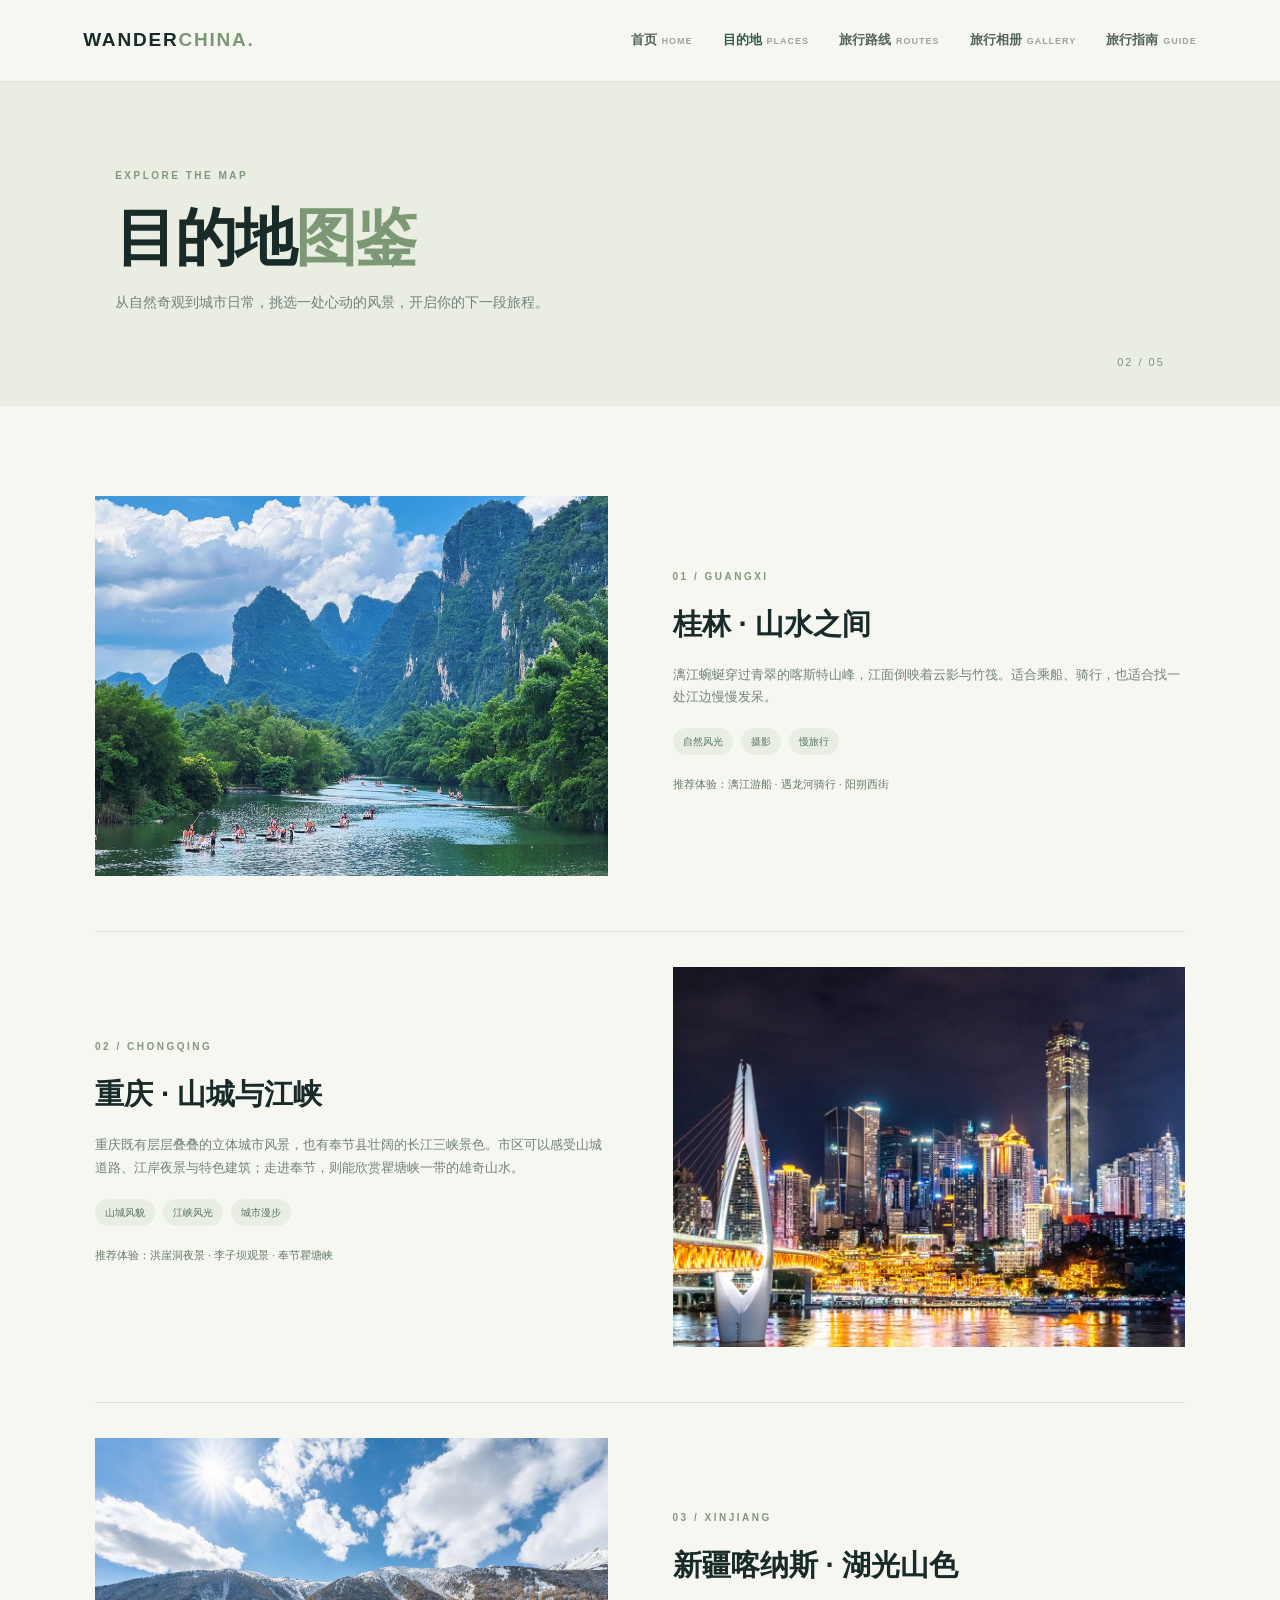
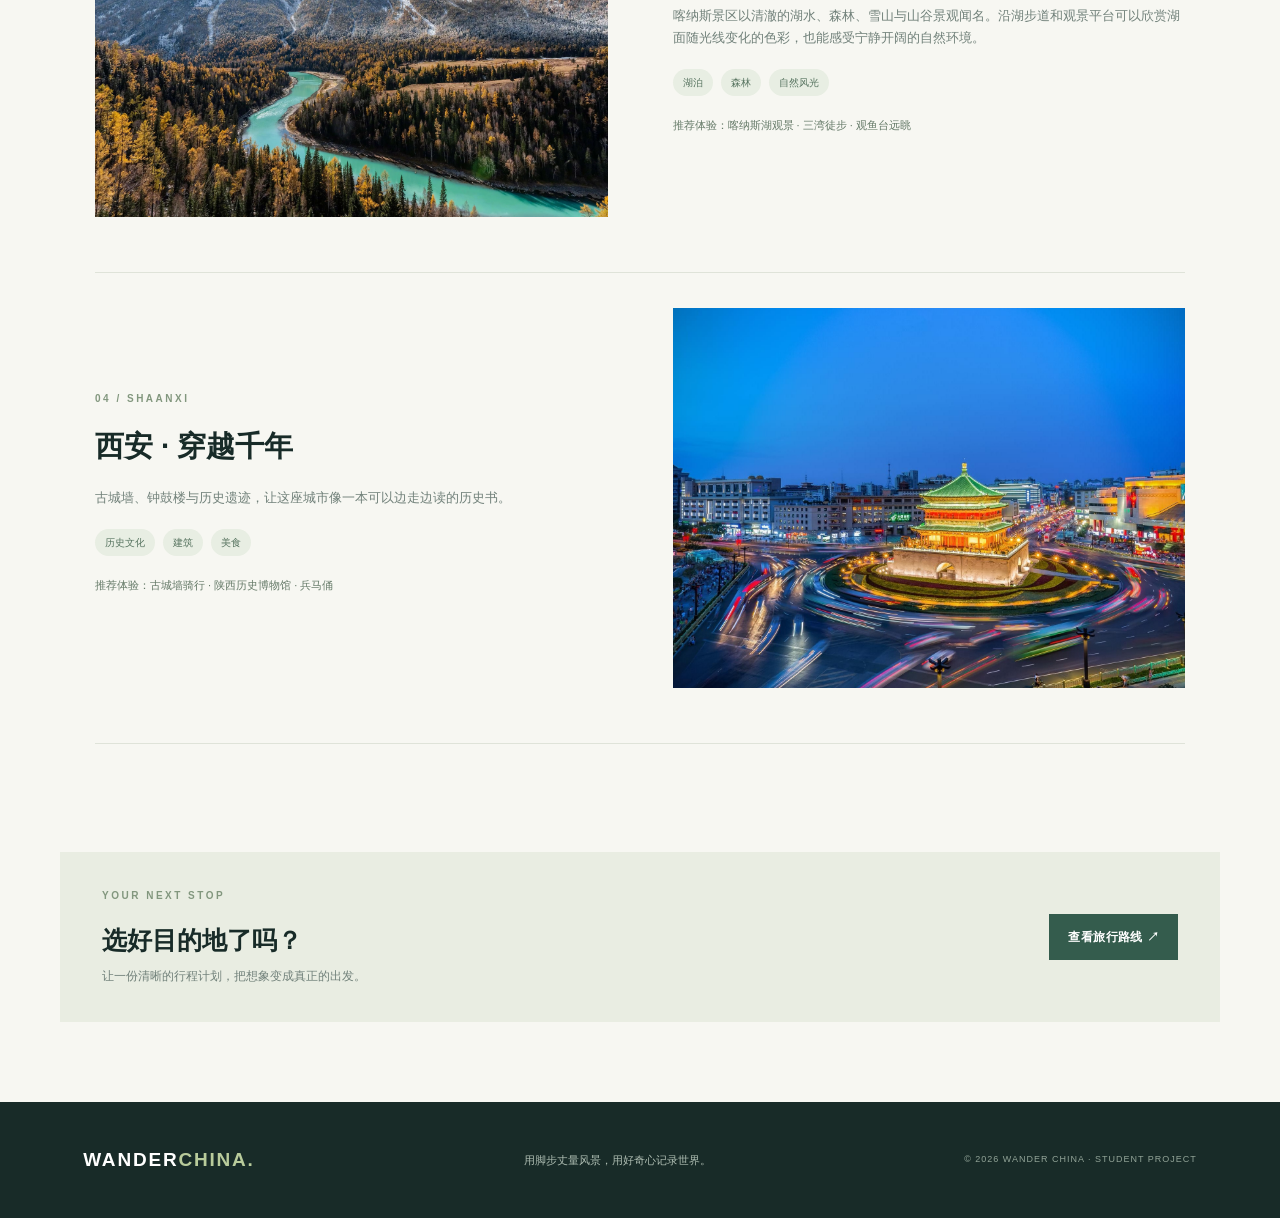
<file: destinations.html>
<!DOCTYPE html>
<html lang="zh-CN">
<head>
  <meta charset="UTF-8"><meta name="viewport" content="width=device-width, initial-scale=1.0">
  <title>目的地 | Wander China</title><link rel="stylesheet" href="css/style.css"><script src="js/script.js" defer></script>
</head>
<body>
  <header class="site-header"><a class="logo" href="index.html">WANDER<span>CHINA.</span></a><button class="menu-toggle" aria-label="打开导航菜单" aria-expanded="false">☰</button><nav class="main-nav"><a href="index.html">首页 <small>HOME</small></a><a class="active" href="destinations.html">目的地 <small>PLACES</small></a><a href="itinerary.html">旅行路线 <small>ROUTES</small></a><a href="gallery.html">旅行相册 <small>GALLERY</small></a><a href="guide.html">旅行指南 <small>GUIDE</small></a></nav></header>
  <main>
    <section class="page-hero"><p class="eyebrow">EXPLORE THE MAP</p><h1>目的地<span class="highlight">图鉴</span></h1><p>从自然奇观到城市日常，挑选一处心动的风景，开启你的下一段旅程。</p><div class="page-hero-mark">02 / 05</div></section>
    <section class="section-wrap destinations-list">
      <article class="destination-row" id="桂林"><div class="destination-image"><img src="images/guilin.jpg" alt="桂林喀斯特山水"></div><div class="destination-copy"><p class="eyebrow">01 / GUANGXI</p><h2>桂林 · 山水之间</h2><p>漓江蜿蜒穿过青翠的喀斯特山峰，江面倒映着云影与竹筏。适合乘船、骑行，也适合找一处江边慢慢发呆。</p><div class="tag-list"><span>自然风光</span><span>摄影</span><span>慢旅行</span></div><p class="mini-info">推荐体验：漓江游船 · 遇龙河骑行 · 阳朔西街</p></div></article>
      <article class="destination-row reverse" id="重庆"><div class="destination-image"><img src="images/chongqing.jpg" alt="重庆山城景色"></div><div class="destination-copy"><p class="eyebrow">02 / CHONGQING</p><h2>重庆 · 山城与江峡</h2><p>重庆既有层层叠叠的立体城市风景，也有奉节县壮阔的长江三峡景色。市区可以感受山城道路、江岸夜景与特色建筑；走进奉节，则能欣赏瞿塘峡一带的雄奇山水。</p><div class="tag-list"><span>山城风貌</span><span>江峡风光</span><span>城市漫步</span></div><p class="mini-info">推荐体验：洪崖洞夜景 · 李子坝观景 · 奉节瞿塘峡</p></div></article>
      <article class="destination-row" id="新疆喀纳斯"><div class="destination-image"><img src="images/xinjiang.jpg" alt="新疆喀纳斯自然风光"></div><div class="destination-copy"><p class="eyebrow">03 / XINJIANG</p><h2>新疆喀纳斯 · 湖光山色</h2><p>喀纳斯景区以清澈的湖水、森林、雪山与山谷景观闻名。沿湖步道和观景平台可以欣赏湖面随光线变化的色彩，也能感受宁静开阔的自然环境。</p><div class="tag-list"><span>湖泊</span><span>森林</span><span>自然风光</span></div><p class="mini-info">推荐体验：喀纳斯湖观景 · 三湾徒步 · 观鱼台远眺</p></div></article>
      <article class="destination-row reverse" id="西安"><div class="destination-image"><img src="images/xian.jpg" alt="西安古城楼插画"></div><div class="destination-copy"><p class="eyebrow">04 / SHAANXI</p><h2>西安 · 穿越千年</h2><p>古城墙、钟鼓楼与历史遗迹，让这座城市像一本可以边走边读的历史书。</p><div class="tag-list"><span>历史文化</span><span>建筑</span><span>美食</span></div><p class="mini-info">推荐体验：古城墙骑行 · 陕西历史博物馆 · 兵马俑</p></div></article>
    </section>
    <section class="cta-panel section-wrap"><div><p class="eyebrow">YOUR NEXT STOP</p><h2>选好目的地了吗？</h2><p>让一份清晰的行程计划，把想象变成真正的出发。</p></div><a class="button button-dark" href="itinerary.html">查看旅行路线 ↗</a></section>
  </main>
  <footer class="site-footer"><a class="logo" href="index.html">WANDER<span>CHINA.</span></a><p>用脚步丈量风景，用好奇心记录世界。</p><span>© 2026 WANDER CHINA · STUDENT PROJECT</span></footer>
</body></html>
</file>
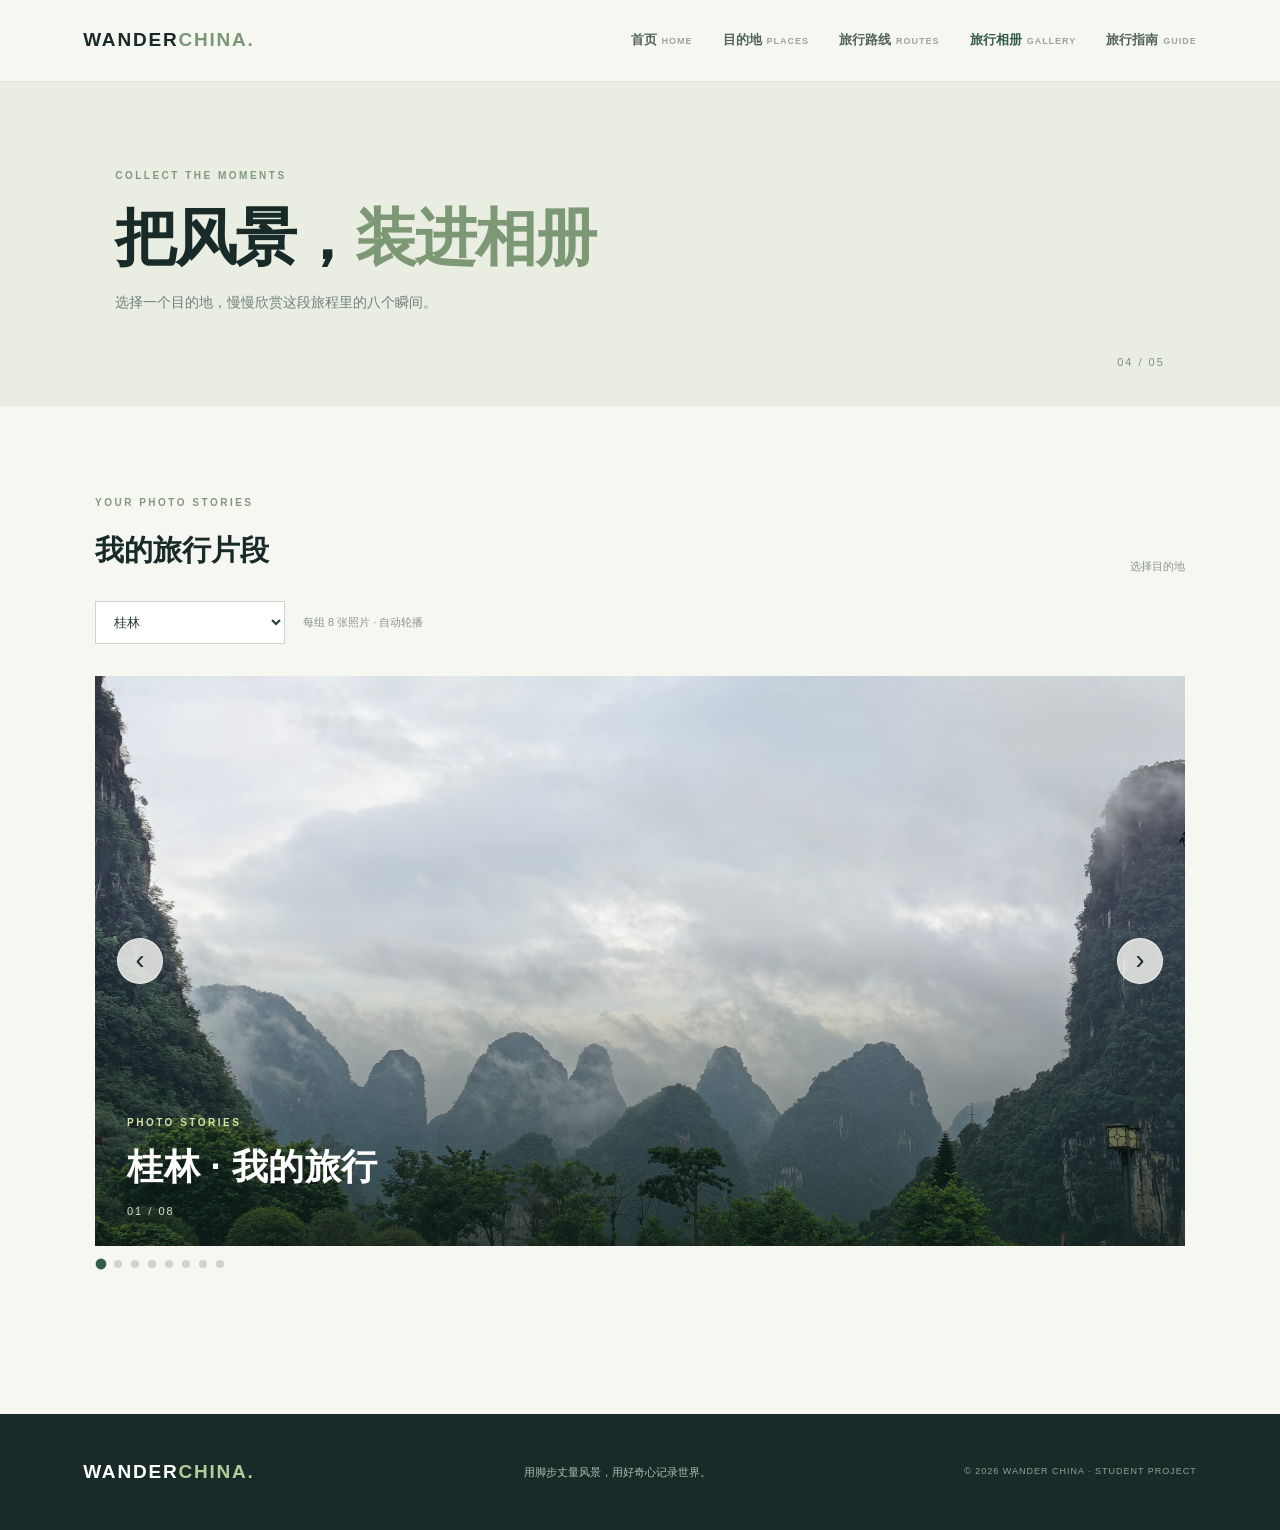
<file: gallery.html>
<!DOCTYPE html>
<html lang="zh-CN">
<head>
  <meta charset="UTF-8"><meta name="viewport" content="width=device-width, initial-scale=1.0">
  <title>旅行相册 | Wander China</title>
  <link rel="stylesheet" href="css/style.css"><script src="js/script.js" defer></script>
</head>
<body>
  <header class="site-header"><a class="logo" href="index.html">WANDER<span>CHINA.</span></a><button class="menu-toggle" aria-label="打开导航菜单" aria-expanded="false">☰</button><nav class="main-nav"><a href="index.html">首页 <small>HOME</small></a><a href="destinations.html">目的地 <small>PLACES</small></a><a href="itinerary.html">旅行路线 <small>ROUTES</small></a><a class="active" href="gallery.html">旅行相册 <small>GALLERY</small></a><a href="guide.html">旅行指南 <small>GUIDE</small></a></nav></header>
  <main>
    <section class="page-hero"><p class="eyebrow">COLLECT THE MOMENTS</p><h1>把风景，<span class="highlight">装进相册</span></h1><p>选择一个目的地，慢慢欣赏这段旅程里的八个瞬间。</p><div class="page-hero-mark">04 / 05</div></section>
    <section class="section-wrap">
      <div class="gallery-toolbar"><div><p class="eyebrow">YOUR PHOTO STORIES</p><h2>我的旅行片段</h2></div><label class="gallery-select-label" for="destination-select">选择目的地</label></div>
      <div class="gallery-select-wrap"><select id="destination-select" class="destination-select">
        <option value="guilin">桂林</option><option value="chongqing">重庆</option><option value="kanas">新疆喀纳斯</option><option value="xian">西安</option>
      </select><span>每组 8 张照片 · 自动轮播</span></div>
      <section class="slideshow personal-slideshow" aria-label="所选目的地照片轮播">
        <div class="slide-container">
          <img id="slide-image" src="images/personal/guilin/guilinmountain.jpg" alt="桂林旅行照片" fetchpriority="high">
          <button class="slide-btn prev" id="prev-btn" type="button" aria-label="上一张">‹</button>
          <button class="slide-btn next" id="next-btn" type="button" aria-label="下一张">›</button>
          <div class="slide-caption"><p class="eyebrow">PHOTO STORIES</p><h3 id="slide-title">桂林 · 我的旅行</h3><p id="slide-count">01 / 08</p></div>
        </div>
        <div class="slide-controls"><div class="slide-dots" id="slide-dots" aria-label="选择照片">
      </section>
      
    </section>
  </main>
  <footer class="site-footer"><a class="logo" href="index.html">WANDER<span>CHINA.</span></a><p>用脚步丈量风景，用好奇心记录世界。</p><span>© 2026 WANDER CHINA · STUDENT PROJECT</span></footer>
</body></html>
</file>
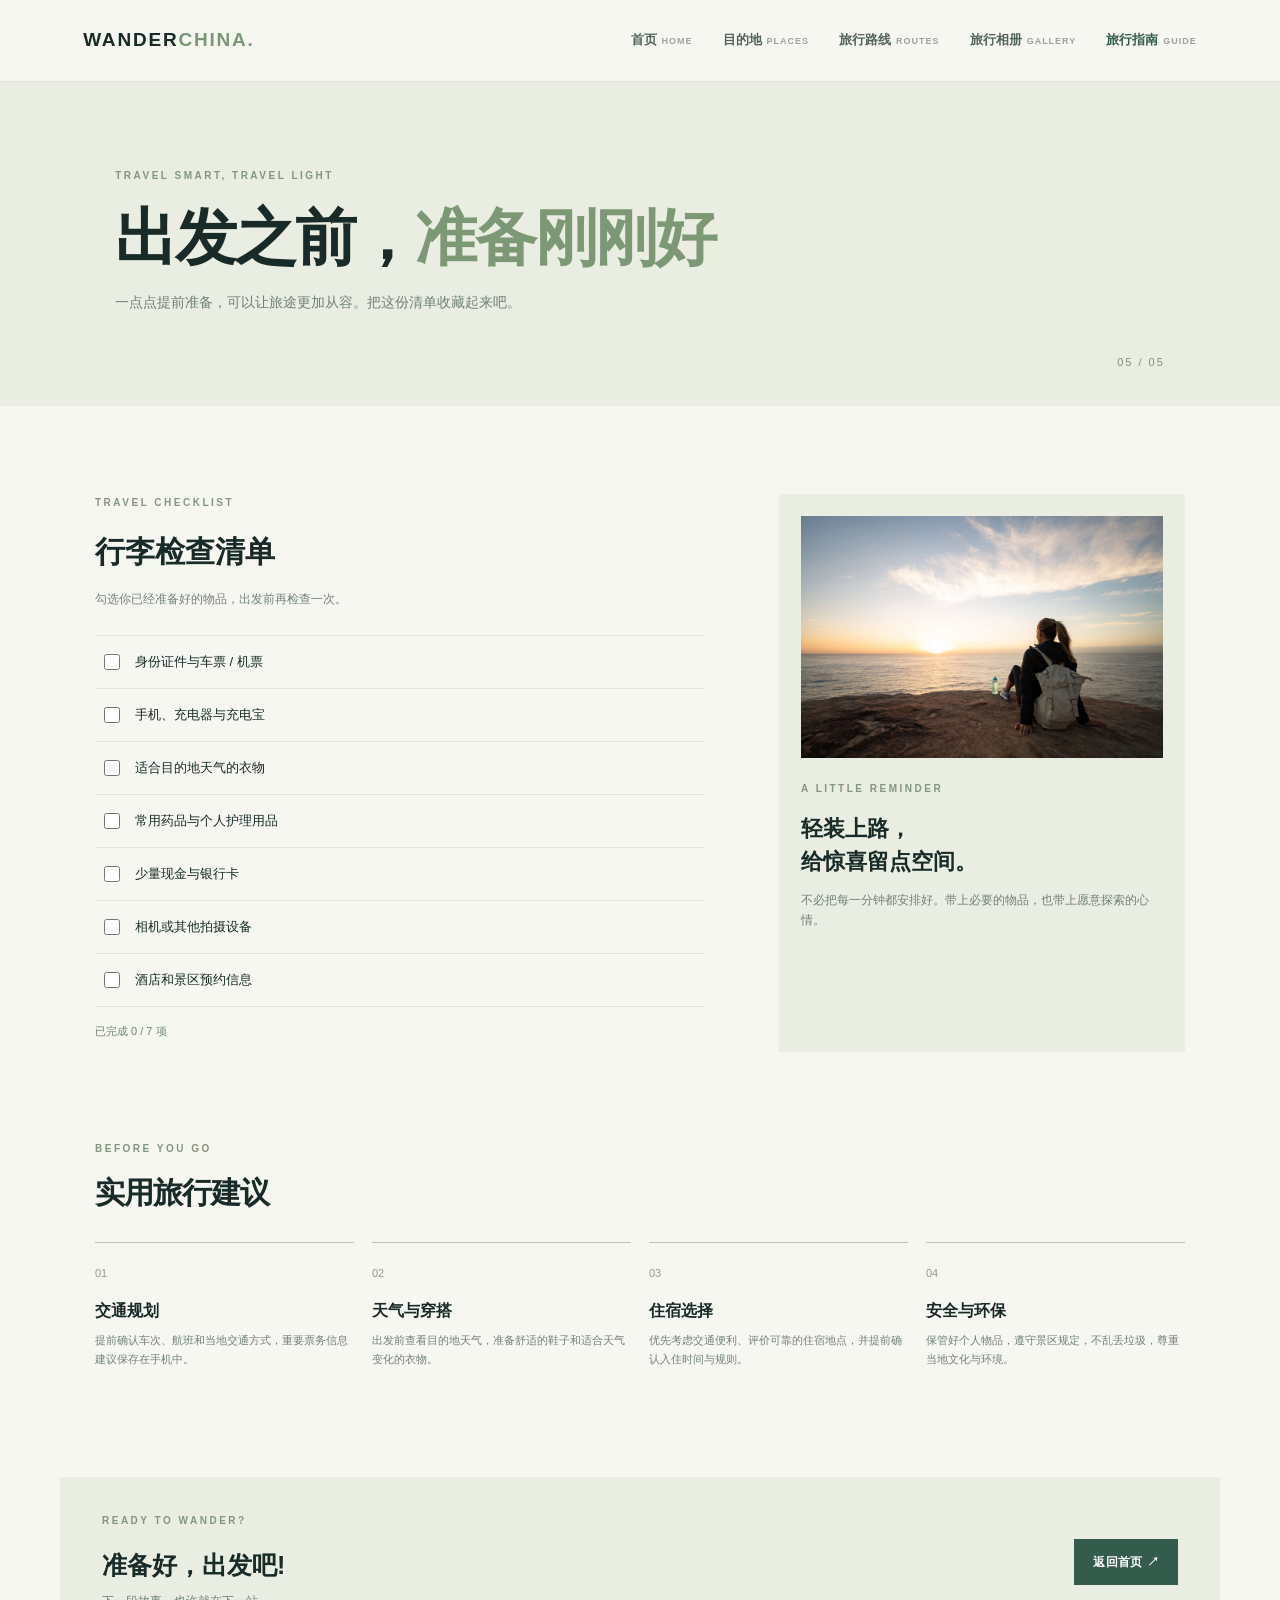
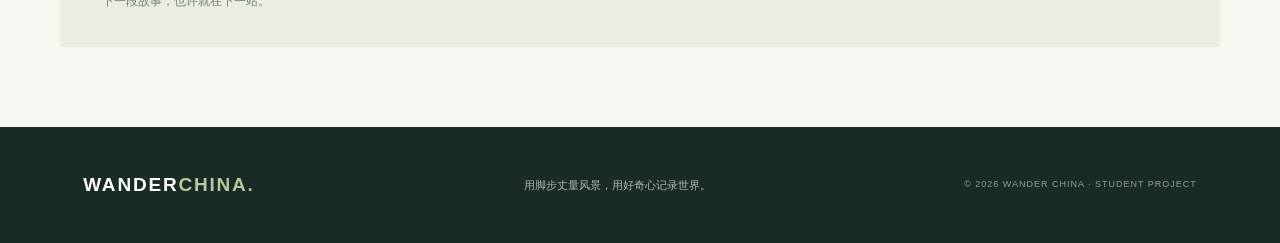
<file: guide.html>
<!DOCTYPE html>
<html lang="zh-CN">
<head>
  <meta charset="UTF-8"><meta name="viewport" content="width=device-width, initial-scale=1.0">
  <title>旅行指南 | Wander China</title><link rel="stylesheet" href="css/style.css"><script src="js/script.js" defer></script>
</head>
<body>
  <header class="site-header"><a class="logo" href="index.html">WANDER<span>CHINA.</span></a><button class="menu-toggle" aria-label="打开导航菜单" aria-expanded="false">☰</button><nav class="main-nav"><a href="index.html">首页 <small>HOME</small></a><a href="destinations.html">目的地 <small>PLACES</small></a><a href="itinerary.html">旅行路线 <small>ROUTES</small></a><a href="gallery.html">旅行相册 <small>GALLERY</small></a><a class="active" href="guide.html">旅行指南 <small>GUIDE</small></a></nav></header>
  <main>
    <section class="page-hero"><p class="eyebrow">TRAVEL SMART, TRAVEL LIGHT</p><h1>出发之前，<span class="highlight">准备刚刚好</span></h1><p>一点点提前准备，可以让旅途更加从容。把这份清单收藏起来吧。</p><div class="page-hero-mark">05 / 05</div></section>
    <section class="section-wrap guide-layout">
      <div class="guide-main">
        <p class="eyebrow">TRAVEL CHECKLIST</p><h2>行李检查清单</h2><p class="muted">勾选你已经准备好的物品，出发前再检查一次。</p>
        <div class="checklist">
          <label><input type="checkbox"> 身份证件与车票 / 机票</label>
          <label><input type="checkbox"> 手机、充电器与充电宝</label>
          <label><input type="checkbox"> 适合目的地天气的衣物</label>
          <label><input type="checkbox"> 常用药品与个人护理用品</label>
          <label><input type="checkbox"> 少量现金与银行卡</label>
          <label><input type="checkbox"> 相机或其他拍摄设备</label>
          <label><input type="checkbox"> 酒店和景区预约信息</label>
        </div>
        <p class="check-progress" aria-live="polite">已完成 0 / 7 项</p>
      </div>
      <aside class="guide-side"><img src="images/chufa.jpg" alt="旅行山景插画"><p class="eyebrow">A LITTLE REMINDER</p><h3>轻装上路，<br>给惊喜留点空间。</h3><p>不必把每一分钟都安排好。带上必要的物品，也带上愿意探索的心情。</p></aside>
    </section>
    <section class="section-wrap tips-section"><p class="eyebrow">BEFORE YOU GO</p><h2>实用旅行建议</h2><div class="tips-grid">
      <article><span>01</span><h3>交通规划</h3><p>提前确认车次、航班和当地交通方式，重要票务信息建议保存在手机中。</p></article>
      <article><span>02</span><h3>天气与穿搭</h3><p>出发前查看目的地天气，准备舒适的鞋子和适合天气变化的衣物。</p></article>
      <article><span>03</span><h3>住宿选择</h3><p>优先考虑交通便利、评价可靠的住宿地点，并提前确认入住时间与规则。</p></article>
      <article><span>04</span><h3>安全与环保</h3><p>保管好个人物品，遵守景区规定，不乱丢垃圾，尊重当地文化与环境。</p></article>
    </div></section>
    <section class="cta-panel section-wrap"><div><p class="eyebrow">READY TO WANDER?</p><h2>准备好，出发吧!</h2><p>下一段故事，也许就在下一站。</p></div><a class="button button-dark" href="index.html">返回首页 ↗</a></section>
  </main>
  <footer class="site-footer"><a class="logo" href="index.html">WANDER<span>CHINA.</span></a><p>用脚步丈量风景，用好奇心记录世界。</p><span>© 2026 WANDER CHINA · STUDENT PROJECT</span></footer>
</body></html>
</file>
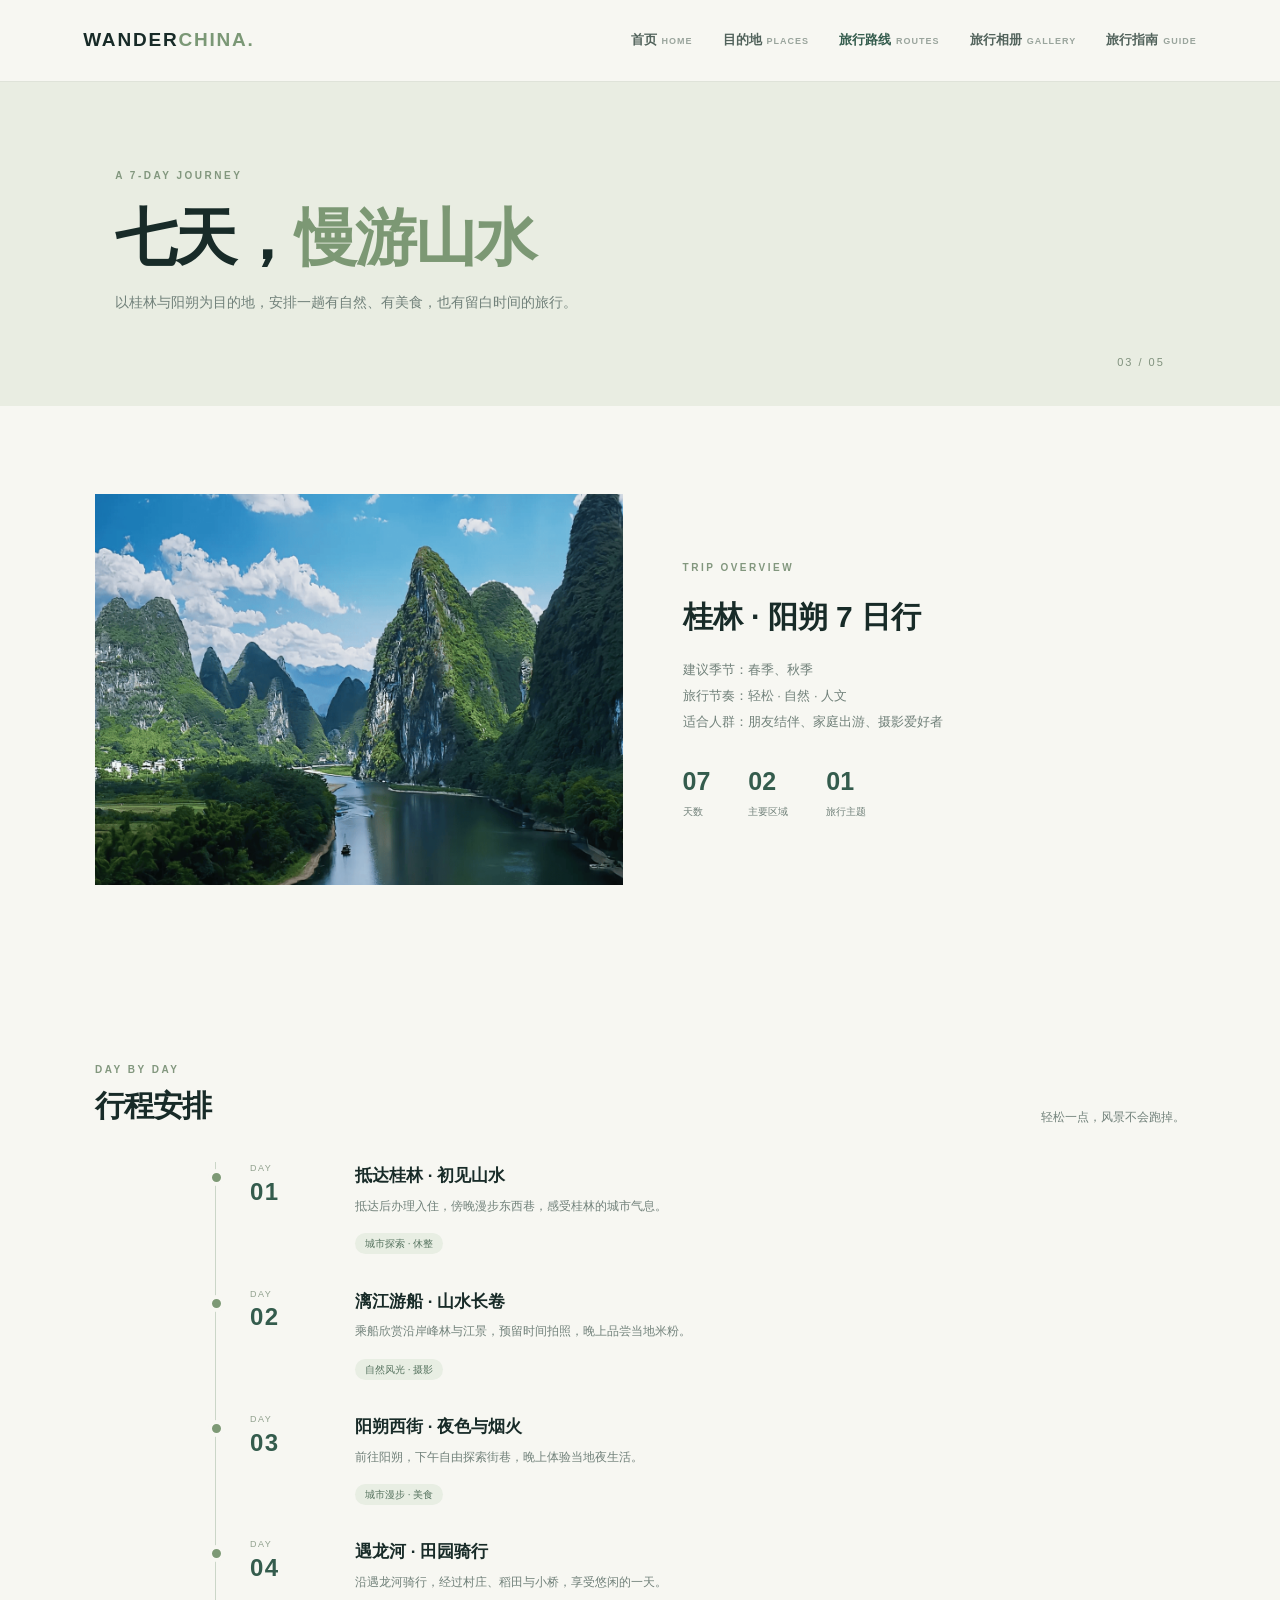
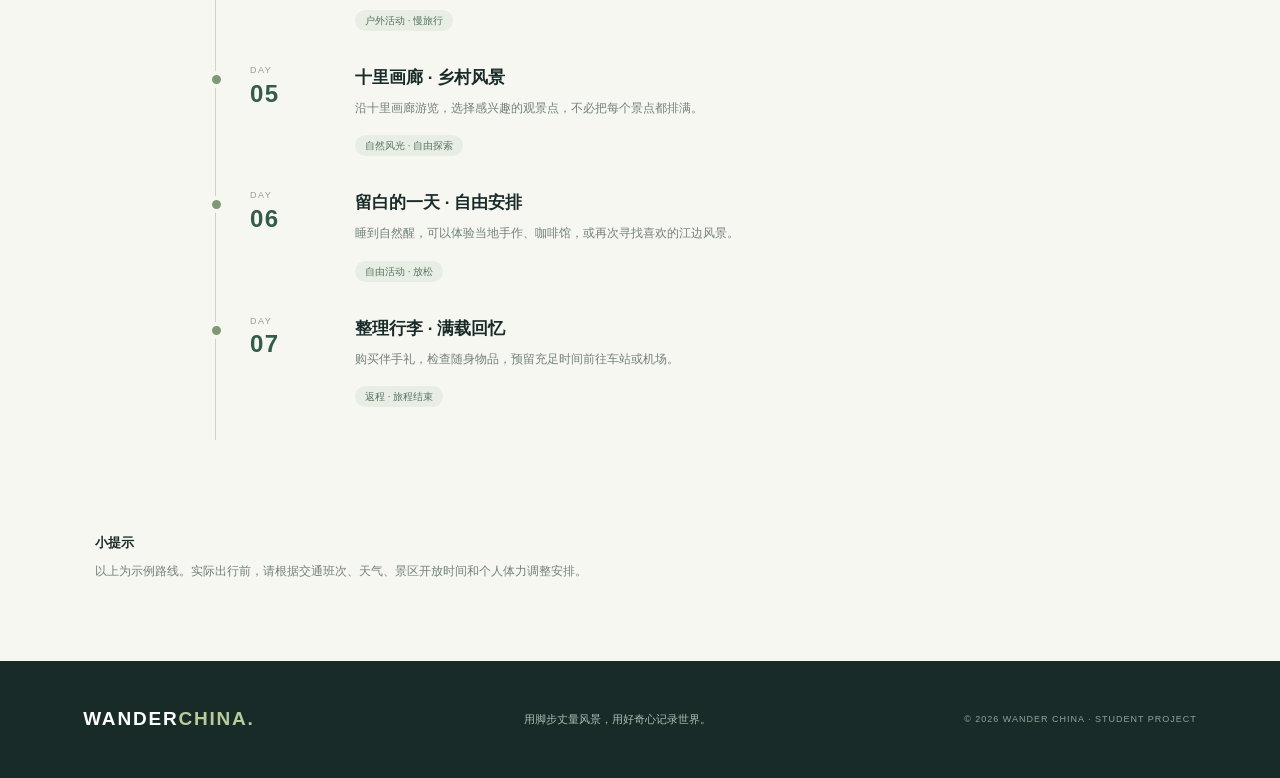
<file: itinerary.html>
<!DOCTYPE html>
<html lang="zh-CN">
<head>
  <meta charset="UTF-8"><meta name="viewport" content="width=device-width, initial-scale=1.0">
  <title>旅行路线 | Wander China</title><link rel="stylesheet" href="css/style.css"><script src="js/script.js" defer></script>
</head>
<body>
  <header class="site-header"><a class="logo" href="index.html">WANDER<span>CHINA.</span></a><button class="menu-toggle" aria-label="打开导航菜单" aria-expanded="false">☰</button><nav class="main-nav"><a href="index.html">首页 <small>HOME</small></a><a href="destinations.html">目的地 <small>PLACES</small></a><a class="active" href="itinerary.html">旅行路线 <small>ROUTES</small></a><a href="gallery.html">旅行相册 <small>GALLERY</small></a><a href="guide.html">旅行指南 <small>GUIDE</small></a></nav></header>
  <main>
    <section class="page-hero"><p class="eyebrow">A 7-DAY JOURNEY</p><h1>七天，<span class="highlight">慢游山水</span></h1><p>以桂林与阳朔为目的地，安排一趟有自然、有美食，也有留白时间的旅行。</p><div class="page-hero-mark">03 / 05</div></section>
    <section class="section-wrap route-intro"><img src="images/shanshui.png" alt="桂林山水旅行插画"><div><p class="eyebrow">TRIP OVERVIEW</p><h2>桂林 · 阳朔 7 日行</h2><p>建议季节：春季、秋季<br>旅行节奏：轻松 · 自然 · 人文<br>适合人群：朋友结伴、家庭出游、摄影爱好者</p><div class="route-stats"><div><strong>07</strong><span>天数</span></div><div><strong>02</strong><span>主要区域</span></div><div><strong>01</strong><span>旅行主题</span></div></div></div></section>
    <section class="section-wrap"><div class="section-heading"><div><p class="eyebrow">DAY BY DAY</p><h2>行程安排</h2></div><span class="muted">轻松一点，风景不会跑掉。</span></div>
      <div class="timeline">
        <article class="day-item"><div class="day-number">DAY<br><b>01</b></div><div><h3>抵达桂林 · 初见山水</h3><p>抵达后办理入住，傍晚漫步东西巷，感受桂林的城市气息。</p><span class="day-label">城市探索 · 休整</span></div></article>
        <article class="day-item"><div class="day-number">DAY<br><b>02</b></div><div><h3>漓江游船 · 山水长卷</h3><p>乘船欣赏沿岸峰林与江景，预留时间拍照，晚上品尝当地米粉。</p><span class="day-label">自然风光 · 摄影</span></div></article>
        <article class="day-item"><div class="day-number">DAY<br><b>03</b></div><div><h3>阳朔西街 · 夜色与烟火</h3><p>前往阳朔，下午自由探索街巷，晚上体验当地夜生活。</p><span class="day-label">城市漫步 · 美食</span></div></article>
        <article class="day-item"><div class="day-number">DAY<br><b>04</b></div><div><h3>遇龙河 · 田园骑行</h3><p>沿遇龙河骑行，经过村庄、稻田与小桥，享受悠闲的一天。</p><span class="day-label">户外活动 · 慢旅行</span></div></article>
        <article class="day-item"><div class="day-number">DAY<br><b>05</b></div><div><h3>十里画廊 · 乡村风景</h3><p>沿十里画廊游览，选择感兴趣的观景点，不必把每个景点都排满。</p><span class="day-label">自然风光 · 自由探索</span></div></article>
        <article class="day-item"><div class="day-number">DAY<br><b>06</b></div><div><h3>留白的一天 · 自由安排</h3><p>睡到自然醒，可以体验当地手作、咖啡馆，或再次寻找喜欢的江边风景。</p><span class="day-label">自由活动 · 放松</span></div></article>
        <article class="day-item"><div class="day-number">DAY<br><b>07</b></div><div><h3>整理行李 · 满载回忆</h3><p>购买伴手礼，检查随身物品，预留充足时间前往车站或机场。</p><span class="day-label">返程 · 旅程结束</span></div></article>
      </div>
    </section>
    <section class="note-box section-wrap"><strong>小提示</strong><p>以上为示例路线。实际出行前，请根据交通班次、天气、景区开放时间和个人体力调整安排。</p></section>
  </main>
  <footer class="site-footer"><a class="logo" href="index.html">WANDER<span>CHINA.</span></a><p>用脚步丈量风景，用好奇心记录世界。</p><span>© 2026 WANDER CHINA · STUDENT PROJECT</span></footer>
</body></html>
</file>
<file: css/style.css>
:root{--ink:#182b28;--muted:#71817a;--paper:#f7f7f2;--cream:#eeeee5;--green:#345c4d;--lime:#d6e2a7;--line:#dfe3d9;--serif:Georgia,"Times New Roman",serif}
*{box-sizing:border-box}html{scroll-behavior:smooth}body{margin:0;background:var(--paper);color:var(--ink);font-family:"DM Sans","Noto Sans SC",sans-serif;line-height:1.7}a{color:inherit;text-decoration:none}img{display:block;max-width:100%}.site-header{height:82px;padding:0 6.5%;display:flex;align-items:center;justify-content:space-between;background:rgba(247,247,242,.96);border-bottom:1px solid var(--line);position:sticky;top:0;z-index:20}.logo{font-size:19px;letter-spacing:1.8px;font-weight:800}.logo span{color:#7b9876}.main-nav{display:flex;gap:30px;align-items:center}.main-nav a{font-size:13px;font-weight:600;display:flex;gap:5px;align-items:baseline;color:#52635c}.main-nav a small{font-size:9px;letter-spacing:1px;color:#9aa59d}.main-nav a.active,.main-nav a:hover{color:var(--green)}.menu-toggle{display:none;border:0;background:none;font-size:25px;color:var(--ink)}.hero{min-height:590px;background:var(--green);color:white;padding:65px 9% 55px;display:grid;grid-template-columns:1fr 1.05fr;align-items:center;position:relative;overflow:hidden}.hero:before{content:"";position:absolute;width:460px;height:460px;border:1px solid rgba(255,255,255,.13);border-radius:50%;right:13%;top:-180px}.hero-copy{position:relative;z-index:2;max-width:530px}.eyebrow{font-size:10px;letter-spacing:2.5px;font-weight:700;color:#82977e;margin:0 0 15px}.hero .eyebrow{color:#c7d5b0}.hero h1,.page-hero h1{font-size:clamp(42px,5vw,68px);line-height:1.25;letter-spacing:-2px;margin:0 0 22px;font-weight:700}.hero h1 em{font-family:var(--serif);font-weight:400;color:var(--lime)}.hero-text{max-width:420px;color:#d4dfd8;font-size:15px;margin:0 0 30px}.button{display:inline-flex;align-items:center;gap:30px;padding:13px 19px;font-size:12px;font-weight:700;letter-spacing:.4px;transition:.2s}.button:hover{transform:translateY(-3px)}.button-light{background:var(--lime);color:var(--ink)}.button-dark{background:var(--green);color:white}.hero-art{position:relative;z-index:1}.hero-art img{width:100%;filter:drop-shadow(0 22px 25px rgba(0,0,0,.13))}.hero-stamp{position:absolute;right:0;bottom:12px;border:1px solid rgba(255,255,255,.55);border-radius:50%;width:95px;height:95px;display:grid;place-content:center;text-align:center;font-size:9px;letter-spacing:1.4px;line-height:1.5;transform:rotate(10deg)}.hero-note{margin-top:54px;font-size:9px;letter-spacing:2px;color:#c4d1c7}.dot{display:inline-block;width:7px;height:7px;border-radius:50%;background:var(--lime);margin-right:9px}.hero-index{position:absolute;right:6.5%;bottom:25px;font-size:10px;letter-spacing:2px;color:#b7c8bd}.section-wrap{max-width:1160px;margin:0 auto;padding:88px 35px}.intro{display:grid;grid-template-columns:1fr 1fr;gap:90px;align-items:end}.intro h2,.section-heading h2,.home-bottom h2,.tips-section h2{font-size:34px;line-height:1.4;margin:0;letter-spacing:-1px}.highlight{color:#7c9874}.intro-text{color:var(--muted);max-width:460px;margin:0 0 6px;font-size:14px}.section-heading{display:flex;justify-content:space-between;align-items:end;margin-bottom:30px}.section-heading .eyebrow{margin-bottom:7px}.section-heading h2{font-size:30px}.text-link{font-size:12px;color:var(--green);border-bottom:1px solid #aab9a5;padding-bottom:5px}.destination-grid{display:grid;grid-template-columns:repeat(3,1fr);gap:24px}.place-card img{width:100%;aspect-ratio:1.12;object-fit:cover;transition:transform .4s}.place-card a{display:block;overflow:hidden}.place-card a:hover img{transform:scale(1.04)}.place-meta{display:flex;justify-content:space-between;color:#89958c;font-size:9px;letter-spacing:1.5px;margin-top:17px}.place-card h3{font-size:20px;margin:5px 0}.place-card p{font-size:12px;color:var(--muted);margin:0}.quote-band{background:#e9ede2;text-align:center;padding:76px 20px}.quote-band blockquote{font-family:var(--serif);font-size:clamp(26px,3vw,39px);line-height:1.5;margin:8px 0 17px;color:#345548}.quote-band>span{font-size:11px;color:#82917f}.home-bottom{display:flex;justify-content:space-between;align-items:center}.home-bottom h2{font-size:37px}.bottom-actions{max-width:400px}.bottom-actions p{color:var(--muted);font-size:13px;margin:0 0 20px}.site-footer{background:#182b28;color:#dce4dc;padding:38px 6.5%;display:grid;grid-template-columns:1fr 1fr auto;align-items:center;gap:20px}.site-footer .logo{color:white}.site-footer .logo span{color:#b8cb9b}.site-footer p{font-size:11px;color:#aebdb2}.site-footer>span{font-size:9px;color:#91a397;letter-spacing:1px}.page-hero{background:#e9ede2;padding:85px 9% 78px;position:relative;overflow:hidden}.page-hero h1{font-size:clamp(43px,5vw,62px);margin-bottom:12px}.page-hero>p:not(.eyebrow){color:var(--muted);font-size:14px;max-width:560px}.page-hero-mark{position:absolute;right:9%;bottom:35px;font-size:11px;letter-spacing:2px;color:#81927e}.destinations-list{padding-top:55px}.destination-row{display:grid;grid-template-columns:1fr 1fr;gap:65px;align-items:center;padding:35px 0 55px;border-bottom:1px solid var(--line);scroll-margin-top:100px}.destination-row.reverse .destination-image{order:2}.destination-image img{width:100%;aspect-ratio:1.35;object-fit:cover}.destination-copy h2{font-size:29px;margin:0 0 15px}.destination-copy>p:not(.eyebrow){font-size:13px;color:var(--muted)}.tag-list{display:flex;gap:8px;flex-wrap:wrap;margin:20px 0}.tag-list span,.day-label{font-size:10px;color:#56735f;background:#e8eee3;padding:5px 10px;border-radius:30px}.mini-info{font-size:11px!important;color:#657a68!important}.cta-panel{display:flex;justify-content:space-between;align-items:center;background:#e9ede2;margin-top:20px;margin-bottom:80px;padding:35px 42px}.cta-panel h2{font-size:25px;margin:0 0 5px}.cta-panel p:not(.eyebrow){font-size:12px;color:var(--muted);margin:0}.route-intro{display:grid;grid-template-columns:1.05fr 1fr;gap:60px;align-items:center}.route-intro>img{width:100%;aspect-ratio:1.35;object-fit:cover}.route-intro h2{font-size:30px;margin:0 0 15px}.route-intro>div>p:not(.eyebrow){font-size:13px;color:var(--muted);line-height:2}.route-stats{display:flex;gap:38px;margin-top:25px}.route-stats div{display:grid}.route-stats strong{font-size:25px;color:var(--green)}.route-stats span{font-size:10px;color:var(--muted)}.muted{color:var(--muted);font-size:12px}.timeline{max-width:850px;margin:35px auto 0;border-left:1px solid #cbd6c8;padding-left:34px}.day-item{display:grid;grid-template-columns:80px 1fr;gap:25px;position:relative;padding:0 0 32px}.day-item:before{content:"";position:absolute;width:9px;height:9px;background:#7d9975;border:4px solid var(--paper);border-radius:50%;left:-42px;top:7px}.day-number{font-size:9px;letter-spacing:1.5px;color:#91a18e;line-height:1.4}.day-number b{font-size:24px;color:var(--green)}.day-item h3{font-size:17px;margin:0 0 5px}.day-item p{font-size:12px;color:var(--muted);margin:0 0 12px}.note-box{padding-top:0;padding-bottom:75px}.note-box strong{font-size:13px}.note-box p{font-size:12px;color:var(--muted);margin:5px 0}.gallery-toolbar{display:flex;justify-content:space-between;align-items:end;margin-bottom:25px}.gallery-toolbar h2{font-size:29px;margin:0}.gallery-grid{display:grid;grid-template-columns:1.1fr 1fr 1fr;grid-auto-rows:220px;gap:17px}.gallery-item{border:0;padding:0;position:relative;overflow:hidden;background:#e5e9df;cursor:pointer;text-align:left}.gallery-item img{width:100%;height:100%;object-fit:cover;transition:transform .4s}.gallery-item:hover img{transform:scale(1.05)}.gallery-item:after{content:"";position:absolute;inset:45% 0 0;background:linear-gradient(transparent,rgba(14,34,27,.65))}.gallery-item span{position:absolute;z-index:1;bottom:14px;left:16px;color:white;font-size:11px;letter-spacing:.5px}.gallery-item.tall{grid-row:span 2}.gallery-item.wide{grid-column:span 2}.lightbox{position:fixed;inset:0;background:rgba(12,25,21,.92);z-index:50;display:grid;place-content:center;padding:35px}.lightbox[hidden]{display:none}.lightbox img{max-height:75vh;max-width:min(85vw,1000px);margin:auto}.lightbox p{color:white;text-align:center;font-size:13px}.lightbox-close{position:absolute;right:35px;top:20px;background:none;border:0;color:white;font-size:38px;cursor:pointer}.guide-layout{display:grid;grid-template-columns:1.2fr .8fr;gap:75px}.guide-main h2,.tips-section h2{font-size:30px;margin:0 0 5px}.checklist{margin-top:25px;border-top:1px solid var(--line)}.checklist label{display:flex;gap:12px;align-items:center;padding:15px 5px;border-bottom:1px solid var(--line);font-size:13px;cursor:pointer}.checklist input{accent-color:#56745d;width:16px;height:16px}.check-progress{font-size:11px;color:#6e896e;margin-top:15px}.guide-side{background:#e9ede2;padding:22px}.guide-side img{width:100%;margin-bottom:22px}.guide-side h3{font-size:22px;line-height:1.5;margin:0 0 8px}.guide-side>p:last-child{font-size:12px;color:var(--muted)}.tips-section{padding-top:0}.tips-grid{display:grid;grid-template-columns:repeat(4,1fr);gap:18px;margin-top:28px}.tips-grid article{border-top:1px solid #b9c8b6;padding-top:15px}.tips-grid article span{font-size:11px;color:#8ca083}.tips-grid h3{font-size:16px;margin:12px 0 7px}.tips-grid p{font-size:11px;color:var(--muted);margin:0}
@media(max-width:800px){.site-header{height:70px;padding:0 5%}.menu-toggle{display:block}.main-nav{display:none;position:absolute;top:70px;left:0;right:0;background:var(--paper);padding:20px 6%;border-bottom:1px solid var(--line);flex-direction:column;align-items:flex-start;gap:16px}.main-nav.open{display:flex}.hero{grid-template-columns:1fr;padding:65px 7% 70px}.hero-art{max-width:580px;margin:20px auto 0}.hero-note{margin-top:30px}.intro{grid-template-columns:1fr;gap:20px}.destination-grid{gap:15px}.destination-row{gap:28px}.site-footer{grid-template-columns:1fr 1fr}.site-footer>span{grid-column:1/-1}.tips-grid{grid-template-columns:repeat(2,1fr)}}
@media(max-width:560px){.section-wrap{padding:60px 22px}.hero{min-height:0}.hero h1{font-size:43px}.hero-art{margin-top:25px}.hero-stamp{width:75px;height:75px;font-size:8px}.intro h2,.home-bottom h2{font-size:29px}.section-heading{align-items:start;gap:15px}.section-heading h2{font-size:25px}.text-link{font-size:10px;white-space:nowrap;margin-top:20px}.destination-grid{grid-template-columns:1fr}.place-card img{aspect-ratio:1.5}.quote-band{padding:60px 22px}.home-bottom{display:block}.bottom-actions{margin-top:20px}.site-footer{grid-template-columns:1fr;gap:8px}.site-footer>span{grid-column:auto}.page-hero{padding:65px 7%}.page-hero h1{font-size:42px}.page-hero-mark{right:7%;bottom:20px}.destination-row,.route-intro,.guide-layout{grid-template-columns:1fr;gap:22px}.destination-row.reverse .destination-image{order:0}.destination-copy h2{font-size:24px}.cta-panel{display:block;padding:28px;margin:0 22px 55px}.cta-panel .button{margin-top:20px}.route-stats{gap:25px}.timeline{padding-left:22px}.day-item{grid-template-columns:55px 1fr;gap:12px}.day-item:before{left:-30px}.gallery-grid{grid-template-columns:1fr 1fr;grid-auto-rows:160px;gap:10px}.gallery-item.tall{grid-row:span 2}.gallery-item.wide{grid-column:span 2}.gallery-toolbar{align-items:start}.gallery-toolbar h2{font-size:24px}.tips-grid{grid-template-columns:1fr 1fr;gap:24px 15px}.guide-side{padding:18px}}


/* 大图轮播：淡入淡出 */
.slideshow {
  max-width: 100%;
  margin: 32px auto 58px;
}
.slide-container {
  position: relative;
  width: 100%;
  aspect-ratio: 16 / 9;
  max-height: 570px;
  overflow: hidden;
  background: #e5e9df;
}
.slide-container > img {
  width: 100%;
  height: 100%;
  object-fit: cover;
  opacity: 1;
  transition: opacity .45s ease;
}
.slide-container > img.is-fading {
  opacity: 0;
}
.slide-container::after {
  content: "";
  position: absolute;
  inset: 45% 0 0;
  pointer-events: none;
  background: linear-gradient(transparent, rgba(12, 28, 22, .72));
}
.slide-btn {
  position: absolute;
  z-index: 2;
  top: 50%;
  transform: translateY(-50%);
  width: 46px;
  height: 46px;
  border: 1px solid rgba(255,255,255,.65);
  border-radius: 50%;
  background: rgba(247,247,242,.82);
  color: #182b28;
  font-size: 27px;
  line-height: 1;
  cursor: pointer;
  transition: background .2s, transform .2s;
}
.slide-btn:hover {
  background: #fff;
  transform: translateY(-50%) scale(1.06);
}
.slide-btn.prev { left: 22px; }
.slide-btn.next { right: 22px; }
.slide-caption {
  position: absolute;
  z-index: 1;
  left: 32px;
  bottom: 25px;
  color: #fff;
}
.slide-caption .eyebrow {
  color: #d6e2a7;
  margin-bottom: 5px;
}
.slide-caption h3 {
  margin: 0;
  font-size: clamp(23px, 3vw, 36px);
  letter-spacing: .5px;
}
.slide-caption #slide-count {
  margin: 5px 0 0;
  color: rgba(255,255,255,.82);
  font-size: 11px;
  letter-spacing: 2px;
}
.slide-controls {
  display: flex;
  align-items: center;
  justify-content: space-between;
  gap: 15px;
  padding: 14px 2px 0;
}
.slide-dots {
  display: flex;
  align-items: center;
  gap: 9px;
}
.slide-dot {
  width: 8px;
  height: 8px;
  padding: 0;
  border: 0;
  border-radius: 50%;
  background: #cbd5c8;
  cursor: pointer;
  transition: background .2s, transform .2s;
}
.slide-dot.active {
  background: #345c4d;
  transform: scale(1.35);
}
.slide-hint {
  color: #89958c;
  font-size: 10px;
  letter-spacing: .5px;
}
@media (max-width: 560px) {
  .slide-container { aspect-ratio: 4 / 3; }
  .slide-btn { width: 36px; height: 36px; font-size: 22px; }
  .slide-btn.prev { left: 12px; }
  .slide-btn.next { right: 12px; }
  .slide-caption { left: 18px; bottom: 16px; }
  .slide-controls { align-items: flex-start; flex-direction: column; }
}
@media (prefers-reduced-motion: reduce) {
  .slide-container > img { transition: none; }
}


/* 首页右侧实景照片轮播 */
.hero-photo-show {
  position: relative;
  min-height: 360px;
  height: min(42vw, 520px);
  overflow: hidden;
  border-radius: 2px;
  background: #dce4d8;
  box-shadow: 0 22px 55px rgba(20, 42, 32, .14);
}
.hero-photo-show > img {
  width: 100%;
  height: 100%;
  object-fit: cover;
  transition: opacity .55s ease;
}
.hero-photo-show > img.is-fading { opacity: 0; }
.hero-photo-shade {
  position: absolute;
  inset: 35% 0 0;
  background: linear-gradient(transparent, rgba(8, 25, 20, .66));
  pointer-events: none;
}
.hero-photo-caption {
  position: absolute;
  left: 24px;
  bottom: 22px;
  z-index: 2;
  display: flex;
  flex-direction: column;
  gap: 7px;
  color: white;
}
.hero-photo-caption span { font-size: 17px; letter-spacing: 1px; }
.hero-photo-caption small { font-size: 10px; letter-spacing: 2px; color: rgba(255,255,255,.8); }
.hero-photo-show .hero-stamp { z-index: 3; }
.gallery-select-wrap {
  display: flex;
  align-items: center;
  gap: 18px;
  margin: 0 0 12px;
  color: #89958c;
  font-size: 11px;
}
.destination-select {
  min-width: 190px;
  padding: 12px 38px 12px 14px;
  border: 1px solid #cbd5c8;
  border-radius: 0;
  background: #fff;
  color: #253b32;
  font: inherit;
  font-size: 13px;
}
.gallery-select-label { font-size: 11px; color: #89958c; }
.gallery-note { color: #89958c; font-size: 11px; margin-top: -35px; padding-bottom: 45px; }
@media (max-width: 800px) {
  .hero-photo-show { height: 360px; min-height: 260px; width: 100%; }
}
@media (max-width: 560px) {
  .hero-photo-show { height: 270px; min-height: 0; }
  .hero-photo-caption { left: 16px; bottom: 15px; }
  .hero-photo-caption span { font-size: 14px; }
  .gallery-select-wrap { align-items: flex-start; flex-direction: column; gap: 8px; }
  .destination-select { width: 100%; }
  .gallery-note { margin-top: -25px; }
}
</file>
